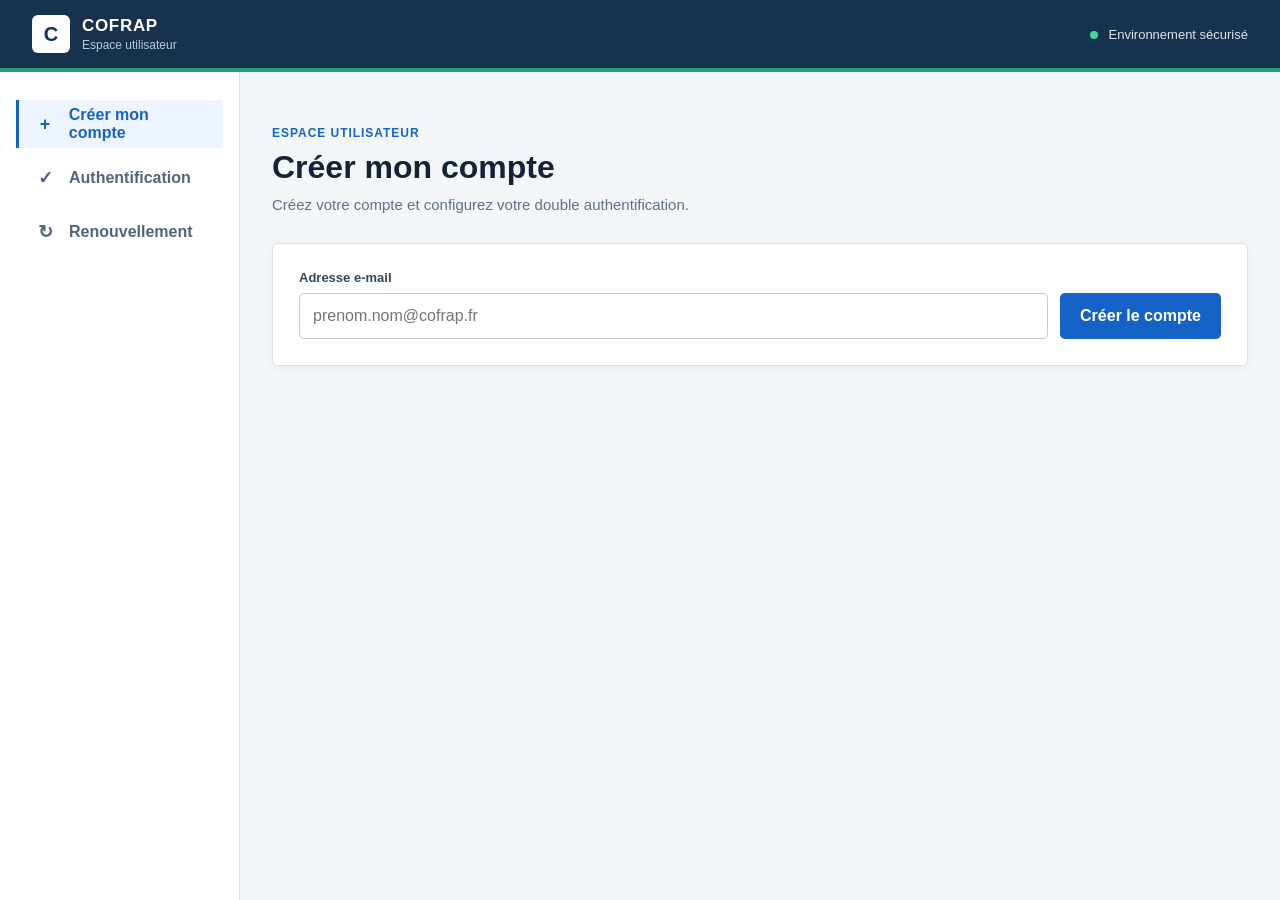
<file: frontend/index.html>
<!doctype html>
<html lang="fr">
<head>
  <meta charset="UTF-8">
  <meta name="viewport" content="width=device-width, initial-scale=1.0">
  <title>COFRAP | Espace utilisateur</title>
  <link rel="stylesheet" href="styles.css">
</head>
<body>
  <header class="topbar">
    <div class="brand">
      <div class="brand-mark" aria-hidden="true">C</div>
      <div>
        <strong>COFRAP</strong>
        <span>Espace utilisateur</span>
      </div>
    </div>
    <div class="environment"><span></span> Environnement sécurisé</div>
  </header>

  <main class="workspace">
    <aside class="sidebar" aria-label="Navigation utilisateur">
      <button class="nav-item active" data-view="create" type="button">
        <span class="nav-icon">+</span>
        Créer mon compte
      </button>
      <button class="nav-item" data-view="authenticate" type="button">
        <span class="nav-icon">✓</span>
        Authentification
      </button>
      <button class="nav-item" data-view="rotate" type="button">
        <span class="nav-icon">↻</span>
        Renouvellement
      </button>
    </aside>

    <section class="content">
      <div id="notice" class="notice" role="status" aria-live="polite" hidden></div>

      <section class="view active" id="view-create">
        <div class="view-header">
          <p class="eyebrow">Espace utilisateur</p>
          <h1>Créer mon compte</h1>
          <p>Créez votre compte et configurez votre double authentification.</p>
        </div>

        <form id="create-form" class="form-panel">
          <label for="create-username">Adresse e-mail</label>
          <div class="field-row">
            <input id="create-username" name="username" type="email" placeholder="prenom.nom@cofrap.fr" autocomplete="off" required>
            <button class="primary-button" type="submit">Créer le compte</button>
          </div>
        </form>

        <section id="create-result" class="result-panel" hidden>
          <div class="result-heading">
            <div>
              <span class="status-badge">Compte créé</span>
              <h2 id="created-username"></h2>
            </div>
            <span class="account-state">Activation requise</span>
          </div>

          <div class="credential-grid delivery-grid">
            <div class="credential-block">
              <label>Lien de remise sécurisé</label>
              <p>Ce QR code permet à l’utilisateur de consulter ses identifiants une seule fois. Il expire après 10 minutes.</p>
              <div class="delivery-actions">
                <a id="delivery-link" class="secondary-button" href="#" target="_blank" rel="noopener">Ouvrir la remise</a>
              </div>
            </div>

            <div class="qr-block">
              <div id="qr-loading" class="qr-placeholder">Génération du QR code…</div>
              <img id="created-qr" alt="QR code de remise unique des identifiants" hidden>
              <p>À scanner une seule fois par l’utilisateur.</p>
            </div>
          </div>
        </section>
      </section>

      <section class="view" id="view-authenticate">
        <div class="view-header">
          <p class="eyebrow">Contrôle d’accès</p>
          <h1>Authentification</h1>
          <p>Saisissez votre mot de passe et le code temporaire de votre application Authenticator.</p>
        </div>

        <form id="authenticate-form" class="form-panel stacked-form">
          <label for="auth-username">Adresse e-mail</label>
          <input id="auth-username" name="username" type="email" placeholder="prenom.nom@cofrap.fr" autocomplete="username" required>

          <label for="auth-password">Mot de passe</label>
          <input id="auth-password" name="password" type="password" placeholder="Mot de passe" autocomplete="current-password" required>

          <label for="auth-totp">Code à 6 chiffres</label>
          <input id="auth-totp" name="totp_code" type="text" inputmode="numeric" pattern="[0-9]{6}" maxlength="6" placeholder="000000" autocomplete="one-time-code" required>

          <button class="primary-button" type="submit">Vérifier l’accès</button>
        </form>

        <section id="auth-result" class="result-panel compact-result" hidden>
          <span class="success-mark">✓</span>
          <div>
            <h2>Accès autorisé</h2>
            <p id="auth-message"></p>
          </div>
        </section>
      </section>

      <section class="view" id="view-rotate">
        <div class="view-header">
          <p class="eyebrow">Cycle de sécurité</p>
          <h1>Renouveler les identifiants</h1>
          <p>Renouvelez votre mot de passe et votre secret 2FA lorsque vos identifiants ont expiré.</p>
        </div>

        <form id="rotate-form" class="form-panel">
          <label for="rotate-username">Adresse e-mail</label>
          <div class="field-row">
            <input id="rotate-username" name="username" type="email" placeholder="prenom.nom@cofrap.fr" autocomplete="off" required>
            <button class="primary-button" type="submit">Renouveler</button>
          </div>
        </form>

        <section id="rotate-result" class="result-panel" hidden>
          <div class="result-heading">
            <div>
              <span class="status-badge warning">Identifiants renouvelés</span>
              <h2 id="rotated-username"></h2>
            </div>
            <span class="account-state">Nouvelle activation requise</span>
          </div>

          <div class="credential-grid">
            <div class="credential-block">
              <label>Nouveau mot de passe</label>
              <div class="secret-value">
                <code id="rotated-password"></code>
                <button class="icon-button" id="copy-rotated-password" type="button" title="Copier le mot de passe" aria-label="Copier le mot de passe">⧉</button>
              </div>
              <p>L’ancien mot de passe n’est plus valide.</p>
            </div>

            <div class="qr-block">
              <div id="rotate-qr-loading" class="qr-placeholder">Génération du QR code…</div>
              <img id="rotated-qr" alt="Nouveau QR code d'authentification à deux facteurs" hidden>
              <p>Le précédent secret 2FA est révoqué.</p>
            </div>
          </div>
        </section>
      </section>
    </section>
  </main>

  <script src="app.js"></script>
</body>
</html>
</file>
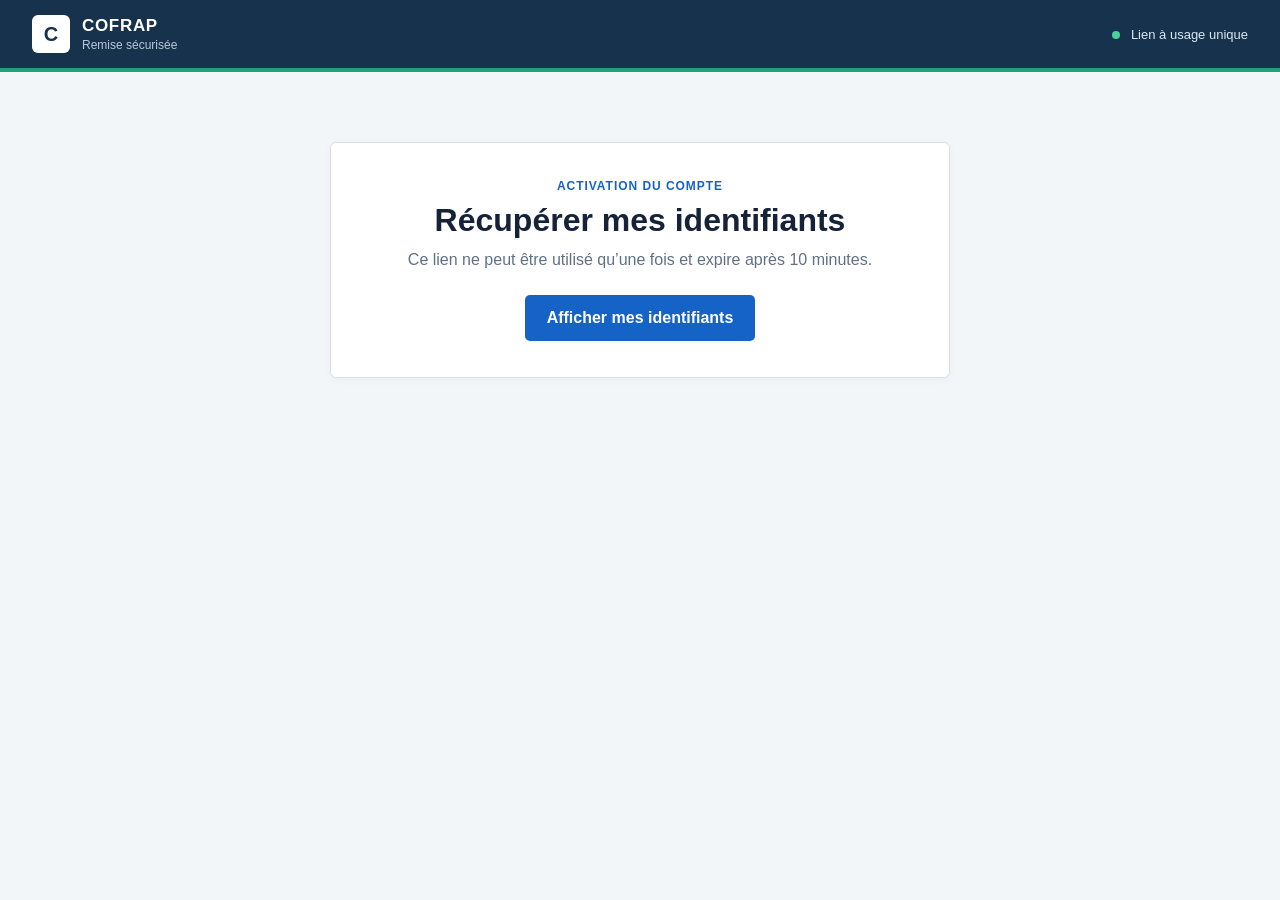
<file: frontend/credentials.html>
﻿<!doctype html>
<html lang="fr">
<head>
  <meta charset="UTF-8">
  <meta name="viewport" content="width=device-width, initial-scale=1.0">
  <title>COFRAP | Remise sécurisée</title>
  <link rel="stylesheet" href="styles.css">
</head>
<body class="delivery-page">
  <header class="topbar">
    <div class="brand">
      <div class="brand-mark" aria-hidden="true">C</div>
      <div>
        <strong>COFRAP</strong>
        <span>Remise sécurisée</span>
      </div>
    </div>
    <div class="environment"><span></span> Lien à usage unique</div>
  </header>

  <main class="delivery-shell">
    <section class="delivery-intro" id="delivery-intro">
      <p class="eyebrow">Activation du compte</p>
      <h1>Récupérer mes identifiants</h1>
      <p>Ce lien ne peut être utilisé qu’une fois et expire après 10 minutes.</p>
      <button id="redeem-button" class="primary-button" type="button">Afficher mes identifiants</button>
    </section>

    <div id="delivery-notice" class="notice" role="alert" hidden></div>

    <section id="delivery-result" class="result-panel" hidden>
      <div class="result-heading">
        <div>
          <span class="status-badge">Identifiants disponibles</span>
          <h2 id="delivery-username"></h2>
        </div>
        <span class="account-state">Consultation unique</span>
      </div>

      <div class="credential-grid">
        <div class="credential-block">
          <label>Mot de passe initial</label>
          <div class="secret-value">
            <code id="delivery-password"></code>
            <button class="icon-button" id="copy-delivery-password" type="button" title="Copier le mot de passe" aria-label="Copier le mot de passe">⧉</button>
          </div>
          <p>Conservez-le maintenant : cette page ne pourra pas être rouverte.</p>
        </div>

        <div class="qr-block">
          <div id="auth-qr-loading" class="qr-placeholder">Génération du QR Authenticator…</div>
          <img id="auth-qr" alt="QR code pour configurer l'authentification à deux facteurs" hidden>
          <p>Scannez ce QR code avec votre application Authenticator.</p>
        </div>
      </div>
    </section>
  </main>

  <script src="credentials.js"></script>
</body>
</html>
</file>
<file: frontend/styles.css>
﻿:root {
  color-scheme: light;
  --ink: #152238;
  --muted: #607087;
  --line: #d9e0e8;
  --surface: #ffffff;
  --canvas: #f3f6f8;
  --navy: #17324d;
  --blue: #1663c7;
  --blue-hover: #0f52aa;
  --green: #18794e;
  --green-soft: #e7f6ef;
  --amber: #98680b;
  --amber-soft: #fff4d6;
  --danger: #b42318;
  --danger-soft: #fff0ee;
  font-family: Inter, "Segoe UI", Arial, sans-serif;
}

* { box-sizing: border-box; }

/* L'attribut HTML hidden doit toujours masquer l'element, meme si une classe definit display. */
[hidden] { display: none !important; }

body {
  margin: 0;
  min-width: 320px;
  min-height: 100vh;
  color: var(--ink);
  background: var(--canvas);
}

button, input { font: inherit; }

.topbar {
  height: 72px;
  display: flex;
  align-items: center;
  justify-content: space-between;
  padding: 0 32px;
  color: #fff;
  background: var(--navy);
  border-bottom: 4px solid #21a179;
}

.brand { display: flex; align-items: center; gap: 12px; }
.brand-mark {
  width: 38px;
  height: 38px;
  display: grid;
  place-items: center;
  background: #fff;
  color: var(--navy);
  font-size: 20px;
  font-weight: 800;
  border-radius: 6px;
}
.brand strong, .brand span { display: block; }
.brand strong { font-size: 17px; letter-spacing: .04em; }
.brand span { margin-top: 2px; color: #b8c8d8; font-size: 12px; }
.environment { color: #dce7f1; font-size: 13px; }
.environment span {
  display: inline-block;
  width: 8px;
  height: 8px;
  margin-right: 7px;
  background: #4bd19b;
  border-radius: 50%;
}

.workspace {
  min-height: calc(100vh - 72px);
  display: grid;
  grid-template-columns: 240px minmax(0, 1fr);
}

.sidebar {
  padding: 28px 16px;
  background: var(--surface);
  border-right: 1px solid var(--line);
}

.nav-item {
  width: 100%;
  min-height: 48px;
  display: flex;
  align-items: center;
  gap: 12px;
  padding: 0 14px;
  margin-bottom: 6px;
  border: 0;
  border-left: 3px solid transparent;
  background: transparent;
  color: #53657a;
  cursor: pointer;
  text-align: left;
  font-weight: 600;
}
.nav-item:hover { background: #f4f7fa; color: var(--ink); }
.nav-item.active {
  color: var(--blue);
  background: #edf4fd;
  border-left-color: var(--blue);
}
.nav-icon {
  width: 24px;
  height: 24px;
  display: grid;
  place-items: center;
  color: currentColor;
  font-size: 18px;
}

.content { width: min(980px, calc(100% - 64px)); margin: 0 auto; padding: 54px 0 80px; }
.view { display: none; }
.view.active { display: block; }
.view-header { margin-bottom: 30px; }
.eyebrow {
  margin: 0 0 8px;
  color: var(--blue);
  font-size: 12px;
  font-weight: 800;
  text-transform: uppercase;
  letter-spacing: .08em;
}
h1 { margin: 0; font-size: 32px; line-height: 1.2; letter-spacing: 0; }
.view-header > p:last-child { margin: 10px 0 0; color: var(--muted); font-size: 15px; }

.form-panel, .result-panel {
  padding: 26px;
  background: var(--surface);
  border: 1px solid var(--line);
  border-radius: 6px;
  box-shadow: 0 2px 8px rgba(22, 34, 54, .04);
}
.form-panel { margin-bottom: 22px; }
.form-panel label, .credential-block label {
  display: block;
  margin-bottom: 8px;
  color: #34465c;
  font-size: 13px;
  font-weight: 700;
}
.field-row { display: grid; grid-template-columns: minmax(0, 1fr) auto; gap: 12px; }
input {
  width: 100%;
  height: 46px;
  padding: 0 13px;
  border: 1px solid #bfcad6;
  border-radius: 5px;
  color: var(--ink);
  background: #fff;
  outline: none;
}
input:focus { border-color: var(--blue); box-shadow: 0 0 0 3px rgba(22, 99, 199, .12); }

.primary-button {
  min-height: 46px;
  padding: 0 20px;
  border: 0;
  border-radius: 5px;
  color: #fff;
  background: var(--blue);
  font-weight: 700;
  cursor: pointer;
}
.primary-button:hover { background: var(--blue-hover); }
.primary-button:disabled { opacity: .65; cursor: wait; }

.stacked-form { max-width: 560px; }
.stacked-form input { margin-bottom: 18px; }
.stacked-form .primary-button { width: 100%; margin-top: 4px; }

.result-panel { margin-top: 22px; }
.result-heading { display: flex; align-items: flex-start; justify-content: space-between; gap: 20px; padding-bottom: 22px; border-bottom: 1px solid var(--line); }
.result-heading h2 { margin: 8px 0 0; font-size: 20px; }
.status-badge, .account-state {
  display: inline-flex;
  align-items: center;
  min-height: 26px;
  padding: 0 9px;
  border-radius: 4px;
  font-size: 12px;
  font-weight: 700;
}
.status-badge { color: var(--green); background: var(--green-soft); }
.status-badge.warning { color: var(--amber); background: var(--amber-soft); }
.account-state { color: var(--amber); border: 1px solid #e5c56b; background: #fffae9; }

.credential-grid { display: grid; grid-template-columns: minmax(0, 1fr) 220px; gap: 32px; padding-top: 26px; }
.secret-value {
  min-height: 50px;
  display: flex;
  align-items: center;
  justify-content: space-between;
  gap: 12px;
  padding: 10px 10px 10px 14px;
  background: #f4f7fa;
  border: 1px solid var(--line);
  border-radius: 5px;
}
.secret-value code { overflow-wrap: anywhere; font-size: 14px; }
.icon-button {
  width: 34px;
  height: 34px;
  flex: 0 0 34px;
  border: 1px solid #bac6d3;
  border-radius: 4px;
  color: #42566d;
  background: #fff;
  cursor: pointer;
  font-size: 17px;
}
.credential-block p, .qr-block p { margin: 10px 0 0; color: var(--muted); font-size: 12px; }
.qr-block { text-align: center; }
.qr-block img, .qr-placeholder {
  width: 180px;
  height: 180px;
  margin: 0 auto;
  border: 1px solid var(--line);
  background: #fff;
}
.qr-block img { display: block; object-fit: contain; }
.qr-placeholder { display: grid; place-items: center; padding: 20px; color: var(--muted); font-size: 12px; }

.notice {
  margin-bottom: 22px;
  padding: 14px 16px;
  border-radius: 5px;
  color: var(--danger);
  background: var(--danger-soft);
  border: 1px solid #f2b8b3;
  font-size: 14px;
}
.notice.success { color: var(--green); background: var(--green-soft); border-color: #9bd8bf; }
.compact-result { display: flex; align-items: center; gap: 16px; max-width: 560px; }
.compact-result h2 { margin: 0 0 4px; font-size: 20px; }
.compact-result p { margin: 0; color: var(--muted); }
.success-mark {
  width: 42px;
  height: 42px;
  display: grid;
  place-items: center;
  flex: 0 0 42px;
  color: #fff;
  background: var(--green);
  border-radius: 50%;
  font-size: 22px;
  font-weight: 800;
}

@media (max-width: 760px) {
  .topbar { height: 64px; padding: 0 18px; }
  .environment { display: none; }
  .workspace { display: block; }
  .sidebar {
    display: grid;
    grid-template-columns: repeat(3, 1fr);
    gap: 4px;
    padding: 8px;
    border-right: 0;
    border-bottom: 1px solid var(--line);
  }
  .nav-item { min-height: 52px; justify-content: center; padding: 4px; margin: 0; border-left: 0; border-bottom: 3px solid transparent; font-size: 11px; text-align: center; }
  .nav-item.active { border-bottom-color: var(--blue); }
  .nav-icon { display: none; }
  .content { width: calc(100% - 28px); padding: 30px 0 60px; }
  h1 { font-size: 27px; }
  .form-panel, .result-panel { padding: 20px; }
  .field-row, .credential-grid { grid-template-columns: 1fr; }
  .field-row .primary-button { width: 100%; }
  .result-heading { display: block; }
  .account-state { margin-top: 14px; }
}

.secondary-button {
  min-height: 42px;
  display: inline-flex;
  align-items: center;
  justify-content: center;
  padding: 0 16px;
  border: 1px solid var(--blue);
  border-radius: 5px;
  color: var(--blue);
  background: #fff;
  font-weight: 700;
  text-decoration: none;
}
.secondary-button:hover { background: #edf4fd; }
.delivery-actions { margin-top: 18px; }
.delivery-page { background: var(--canvas); }
.delivery-shell { width: min(820px, calc(100% - 32px)); margin: 0 auto; padding: 70px 0; }
.delivery-intro {
  max-width: 620px;
  margin: 0 auto;
  padding: 36px;
  text-align: center;
  background: var(--surface);
  border: 1px solid var(--line);
  border-radius: 6px;
  box-shadow: 0 2px 8px rgba(22, 34, 54, .04);
}
.delivery-intro h1 { margin-bottom: 12px; }
.delivery-intro > p:not(.eyebrow) { margin: 0 auto 26px; color: var(--muted); }
.delivery-intro .primary-button { min-width: 230px; }
.delivery-page .notice { max-width: 620px; margin: 0 auto 22px; }

@media (max-width: 760px) {
  .delivery-shell { padding: 34px 0 60px; }
  .delivery-intro { padding: 26px 20px; }
  .delivery-intro .primary-button { width: 100%; min-width: 0; }
}
</file>
